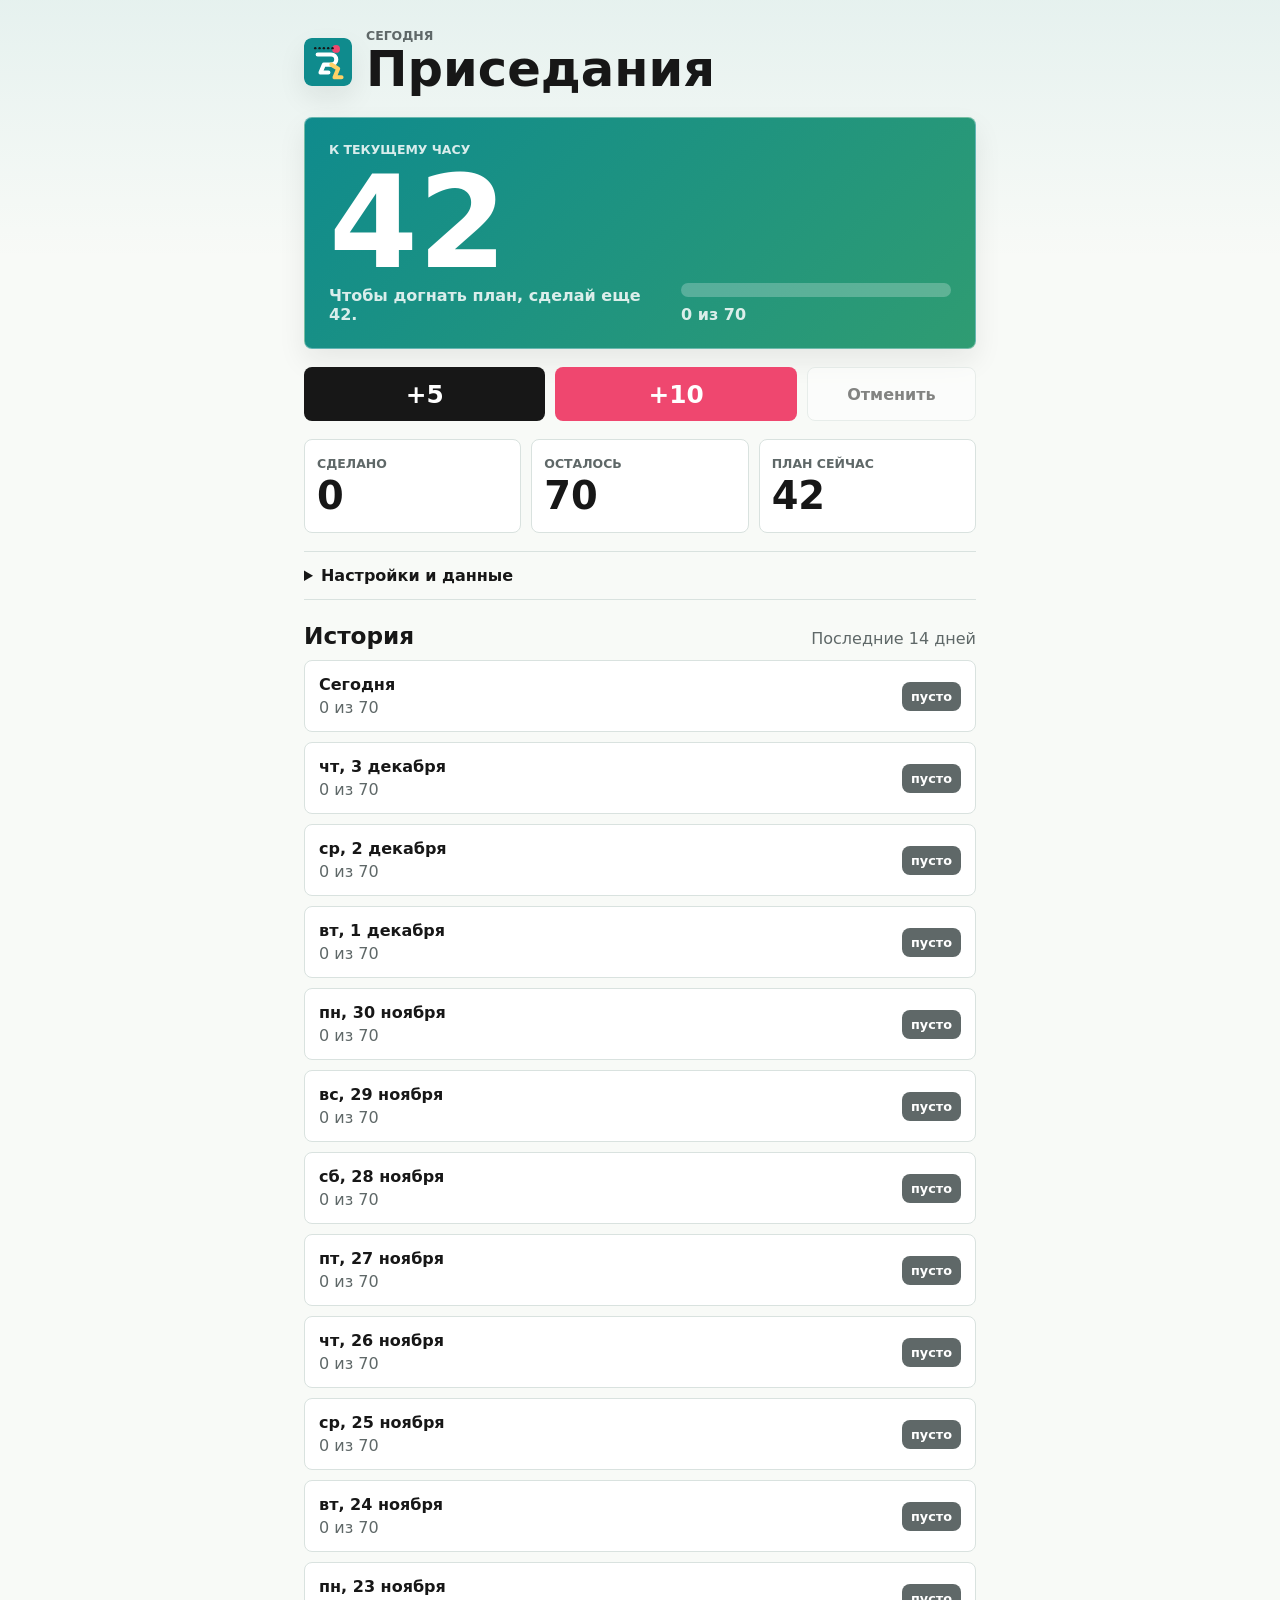
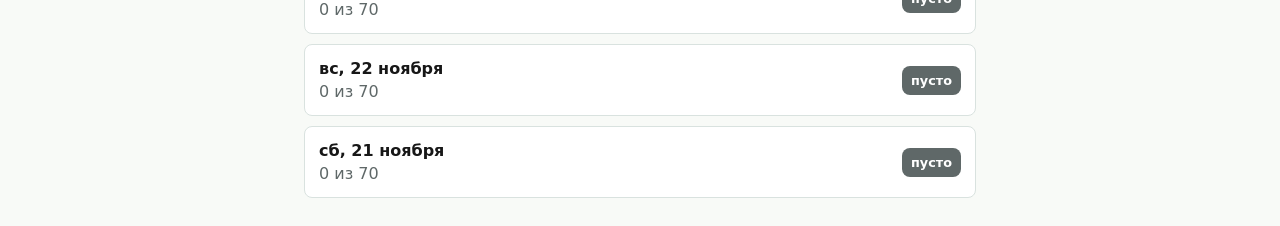
<file: index.html>
<!doctype html>
<html lang="ru">
  <head>
    <meta charset="utf-8">
    <meta name="viewport" content="width=device-width, initial-scale=1, viewport-fit=cover">
    <meta name="theme-color" content="#0f8b8d">
    <meta name="description" content="Маленькие подходы приседаний в течение дня и понятный прогресс к вечернему плану.">
    <meta name="apple-mobile-web-app-capable" content="yes">
    <meta name="apple-mobile-web-app-title" content="Five Squats">
    <meta name="apple-mobile-web-app-status-bar-style" content="default">
    <title>Five Squats</title>
    <link rel="manifest" href="manifest.webmanifest?v=4">
    <link rel="icon" href="assets/icon.svg?v=4" type="image/svg+xml">
    <link rel="apple-touch-icon" sizes="180x180" href="assets/apple-touch-icon.png?v=4">
    <link rel="stylesheet" href="styles.css">
  </head>
  <body>
    <main class="app-shell">
      <header class="topbar">
        <img class="app-icon" src="assets/icon.svg?v=4" alt="" width="48" height="48">
        <div>
          <p class="eyebrow">Сегодня</p>
          <h1>Приседания</h1>
        </div>
      </header>

      <section class="status-band" aria-labelledby="current-plan-title">
        <div class="status-copy">
          <p class="label" id="current-plan-title">К текущему часу</p>
          <p class="current-value"><span id="catchUpNow">0</span></p>
          <p class="status-note" id="statusNote">До 08:00 можно не спешить.</p>
        </div>
        <div class="progress-wrap" aria-label="Прогресс за день">
          <div class="progress-track">
            <div class="progress-fill" id="progressFill"></div>
          </div>
          <p id="progressText">0 из 70</p>
        </div>
      </section>

      <section class="quick-actions" aria-label="Быстрые действия">
        <button class="primary-action" type="button" data-add="5">+5</button>
        <button class="primary-action accent" type="button" data-add="10">+10</button>
        <button class="secondary-action" type="button" id="undoButton">Отменить</button>
      </section>

      <section class="metrics" aria-label="Сводка">
        <article>
          <p class="metric-label">Сделано</p>
          <p class="metric-value" id="doneToday">0</p>
        </article>
        <article>
          <p class="metric-label">Осталось</p>
          <p class="metric-value" id="remainingToday">70</p>
        </article>
        <article>
          <p class="metric-label">План сейчас</p>
          <p class="metric-value" id="expectedNow">0</p>
        </article>
      </section>

      <section class="settings-panel" aria-labelledby="settings-title">
        <details>
          <summary id="settings-title">Настройки и данные</summary>
          <form class="settings-form" id="settingsForm">
            <label>
              Старт
              <input type="time" id="startTime" name="startTime" value="08:00">
            </label>
            <label>
              Финиш
              <input type="time" id="endTime" name="endTime" value="22:00">
            </label>
            <label>
              В час
              <input type="number" id="ratePerHour" name="ratePerHour" min="1" max="200" step="1" value="5">
            </label>
            <button class="secondary-action save-settings" type="submit">Сохранить</button>
          </form>
          <div class="data-actions">
            <button class="secondary-action" type="button" id="exportButton">Экспорт JSON</button>
            <label class="file-import">
              Импорт JSON
              <input type="file" id="importInput" accept="application/json,.json">
            </label>
          </div>
          <p class="small-note">Данные хранятся только в этом браузере. Экспорт пригодится для переноса или бэкапа.</p>
        </details>
      </section>

      <section class="history-section" aria-labelledby="history-title">
        <div class="section-heading">
          <h2 id="history-title">История</h2>
          <p id="historyRange">Последние дни</p>
        </div>
        <div class="history-list" id="historyList"></div>
      </section>
    </main>

    <template id="historyItemTemplate">
      <article class="history-item">
        <div>
          <p class="history-date"></p>
          <p class="history-summary"></p>
        </div>
        <span class="history-badge"></span>
      </article>
    </template>

    <script src="app.js"></script>
  </body>
</html>
</file>
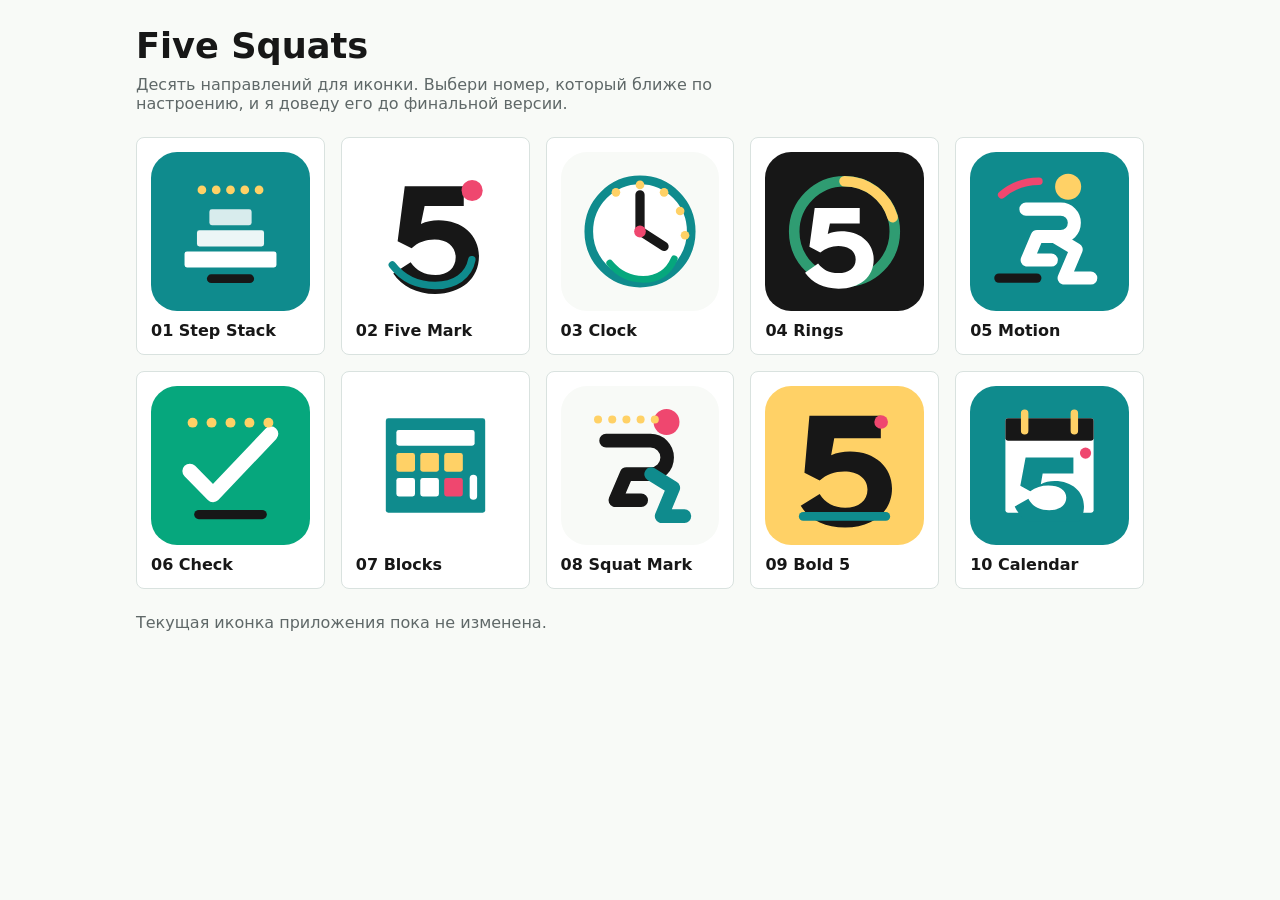
<file: logo-options.html>
<!doctype html>
<html lang="ru">
  <head>
    <meta charset="utf-8">
    <meta name="viewport" content="width=device-width, initial-scale=1">
    <title>Five Squats Logo Options</title>
    <style>
      :root {
        color-scheme: light;
        --bg: #f8faf7;
        --ink: #171717;
        --muted: #5f6868;
        --line: #d9e2df;
        --panel: #ffffff;
      }

      * {
        box-sizing: border-box;
      }

      body {
        margin: 0;
        font-family: Inter, ui-sans-serif, system-ui, -apple-system, BlinkMacSystemFont, "Segoe UI", sans-serif;
        color: var(--ink);
        background: var(--bg);
      }

      main {
        width: min(100%, 1040px);
        margin: 0 auto;
        padding: 28px 16px 40px;
      }

      h1 {
        margin: 0;
        font-size: 2.2rem;
        line-height: 1.05;
      }

      .intro {
        max-width: 640px;
        margin: 10px 0 24px;
        color: var(--muted);
      }

      .grid {
        display: grid;
        grid-template-columns: repeat(auto-fit, minmax(160px, 1fr));
        gap: 16px;
      }

      figure {
        margin: 0;
        padding: 14px;
        background: var(--panel);
        border: 1px solid var(--line);
        border-radius: 8px;
      }

      img {
        display: block;
        width: 100%;
        aspect-ratio: 1;
        border-radius: 8px;
      }

      figcaption {
        margin-top: 10px;
        font-weight: 800;
      }

      .note {
        margin-top: 24px;
        color: var(--muted);
      }
    </style>
  </head>
  <body>
    <main>
      <h1>Five Squats</h1>
      <p class="intro">Десять направлений для иконки. Выбери номер, который ближе по настроению, и я доведу его до финальной версии.</p>

      <section class="grid" aria-label="Варианты логотипа">
        <figure>
          <img src="assets/logo-01-step-stack.svg" alt="Вариант 1">
          <figcaption>01 Step Stack</figcaption>
        </figure>
        <figure>
          <img src="assets/logo-02-five-mark.svg" alt="Вариант 2">
          <figcaption>02 Five Mark</figcaption>
        </figure>
        <figure>
          <img src="assets/logo-03-clock-squats.svg" alt="Вариант 3">
          <figcaption>03 Clock</figcaption>
        </figure>
        <figure>
          <img src="assets/logo-04-rep-rings.svg" alt="Вариант 4">
          <figcaption>04 Rings</figcaption>
        </figure>
        <figure>
          <img src="assets/logo-05-movement-line.svg" alt="Вариант 5">
          <figcaption>05 Motion</figcaption>
        </figure>
        <figure>
          <img src="assets/logo-06-check-five.svg" alt="Вариант 6">
          <figcaption>06 Check</figcaption>
        </figure>
        <figure>
          <img src="assets/logo-07-hour-blocks.svg" alt="Вариант 7">
          <figcaption>07 Blocks</figcaption>
        </figure>
        <figure>
          <img src="assets/logo-08-leg-mark.svg" alt="Вариант 8">
          <figcaption>08 Squat Mark</figcaption>
        </figure>
        <figure>
          <img src="assets/logo-09-bold-5.svg" alt="Вариант 9">
          <figcaption>09 Bold 5</figcaption>
        </figure>
        <figure>
          <img src="assets/logo-10-calendar-reps.svg" alt="Вариант 10">
          <figcaption>10 Calendar</figcaption>
        </figure>
      </section>

      <p class="note">Текущая иконка приложения пока не изменена.</p>
    </main>
  </body>
</html>
</file>
<file: styles.css>
:root {
  color-scheme: light;
  --bg: #f8faf7;
  --ink: #171717;
  --muted: #5f6868;
  --line: #d9e2df;
  --panel: #ffffff;
  --teal: #0f8b8d;
  --green: #06a77d;
  --yellow: #ffd166;
  --coral: #ef476f;
  --shadow: 0 12px 28px rgba(23, 23, 23, 0.08);
}

* {
  box-sizing: border-box;
}

body {
  margin: 0;
  min-width: 320px;
  min-height: 100vh;
  font-family: Inter, ui-sans-serif, system-ui, -apple-system, BlinkMacSystemFont, "Segoe UI", sans-serif;
  color: var(--ink);
  background:
    linear-gradient(180deg, rgba(15, 139, 141, 0.08), rgba(248, 250, 247, 0) 260px),
    var(--bg);
}

button,
input {
  font: inherit;
}

button {
  cursor: pointer;
}

button:disabled {
  cursor: not-allowed;
  opacity: 0.52;
}

.app-shell {
  width: min(100%, 720px);
  margin: 0 auto;
  padding: max(20px, env(safe-area-inset-top)) 16px max(28px, env(safe-area-inset-bottom));
}

.topbar {
  display: flex;
  align-items: center;
  gap: 14px;
  padding: 8px 0 22px;
}

.app-icon {
  flex: 0 0 auto;
  border-radius: 8px;
  box-shadow: var(--shadow);
}

.eyebrow,
.label,
.metric-label,
.history-summary,
.section-heading p,
.small-note {
  margin: 0;
  color: var(--muted);
}

.eyebrow,
.label,
.metric-label {
  font-size: 0.78rem;
  font-weight: 800;
  text-transform: uppercase;
}

h1,
h2 {
  margin: 0;
  line-height: 1.05;
}

h1 {
  font-size: 2.35rem;
}

h2 {
  font-size: 1.45rem;
}

.status-band {
  display: grid;
  gap: 22px;
  padding: 24px;
  color: #ffffff;
  background: linear-gradient(135deg, var(--teal), #2f9c72);
  border: 1px solid rgba(255, 255, 255, 0.35);
  border-radius: 8px;
  box-shadow: var(--shadow);
}

.status-band .label,
.status-note,
.progress-wrap p {
  color: rgba(255, 255, 255, 0.84);
}

.current-value {
  margin: 8px 0 6px;
  font-size: 5.3rem;
  font-weight: 900;
  line-height: 0.9;
}

.status-note {
  min-height: 1.5em;
  margin: 0;
  font-weight: 650;
}

.progress-wrap {
  align-self: end;
}

.progress-track {
  width: 100%;
  height: 14px;
  overflow: hidden;
  background: rgba(255, 255, 255, 0.24);
  border-radius: 999px;
}

.progress-fill {
  width: 0%;
  height: 100%;
  background: var(--yellow);
  border-radius: inherit;
  transition: width 180ms ease;
}

.progress-wrap p {
  margin: 8px 0 0;
  font-weight: 800;
}

.quick-actions {
  display: grid;
  grid-template-columns: 1fr 1fr;
  gap: 10px;
  margin: 18px 0;
}

.primary-action,
.secondary-action,
.file-import {
  min-height: 54px;
  border-radius: 8px;
  border: 1px solid transparent;
  font-weight: 850;
}

.primary-action {
  color: #ffffff;
  background: var(--ink);
  font-size: 1.55rem;
}

.primary-action.accent {
  background: var(--coral);
}

.secondary-action,
.file-import {
  display: inline-flex;
  align-items: center;
  justify-content: center;
  padding: 0 14px;
  color: var(--ink);
  background: var(--panel);
  border-color: var(--line);
}

#undoButton {
  grid-column: 1 / -1;
}

.metrics {
  display: grid;
  grid-template-columns: repeat(3, 1fr);
  gap: 10px;
  margin-bottom: 16px;
}

.metrics article {
  min-width: 0;
  padding: 16px 12px;
  background: var(--panel);
  border: 1px solid var(--line);
  border-radius: 8px;
}

.metric-value {
  margin: 6px 0 0;
  font-size: 2rem;
  font-weight: 900;
  line-height: 1;
}

.settings-panel {
  margin: 18px 0 24px;
  border-top: 1px solid var(--line);
  border-bottom: 1px solid var(--line);
}

details {
  padding: 14px 0;
}

summary {
  cursor: pointer;
  font-weight: 850;
}

.settings-form,
.data-actions {
  display: grid;
  grid-template-columns: repeat(3, 1fr);
  gap: 10px;
  margin-top: 16px;
}

.settings-form label {
  display: grid;
  gap: 6px;
  color: var(--muted);
  font-size: 0.88rem;
  font-weight: 750;
}

.settings-form input {
  width: 100%;
  min-height: 46px;
  padding: 0 10px;
  color: var(--ink);
  background: var(--panel);
  border: 1px solid var(--line);
  border-radius: 8px;
}

.save-settings {
  grid-column: 1 / -1;
}

.data-actions {
  grid-template-columns: 1fr 1fr;
}

.file-import input {
  position: absolute;
  width: 1px;
  height: 1px;
  opacity: 0;
  pointer-events: none;
}

.small-note {
  margin-top: 12px;
  font-size: 0.9rem;
}

.section-heading {
  display: flex;
  align-items: end;
  justify-content: space-between;
  gap: 12px;
  margin-bottom: 12px;
}

.history-list {
  display: grid;
  gap: 10px;
}

.history-item {
  display: flex;
  align-items: center;
  justify-content: space-between;
  gap: 12px;
  min-height: 72px;
  padding: 14px;
  background: var(--panel);
  border: 1px solid var(--line);
  border-radius: 8px;
}

.history-date {
  margin: 0 0 4px;
  font-weight: 850;
}

.history-badge {
  flex: 0 0 auto;
  padding: 7px 9px;
  border-radius: 8px;
  color: #ffffff;
  background: var(--green);
  font-size: 0.8rem;
  font-weight: 900;
}

.history-badge.miss {
  color: var(--ink);
  background: var(--yellow);
}

.history-badge.empty {
  background: var(--muted);
}

@media (min-width: 640px) {
  .app-shell {
    padding-inline: 24px;
  }

  h1 {
    font-size: 3.1rem;
  }

  .current-value {
    font-size: 8rem;
  }

  .metric-value {
    font-size: 2.4rem;
  }

  .status-band {
    grid-template-columns: minmax(0, 1.1fr) minmax(220px, 0.9fr);
    align-items: end;
  }

  .quick-actions {
    grid-template-columns: 1fr 1fr minmax(160px, 0.7fr);
  }

  #undoButton {
    grid-column: auto;
  }
}

@media (max-width: 430px) {
  .metrics {
    grid-template-columns: 1fr;
  }

  .settings-form,
  .data-actions {
    grid-template-columns: 1fr;
  }

  .section-heading {
    align-items: start;
    flex-direction: column;
  }
}
</file>
